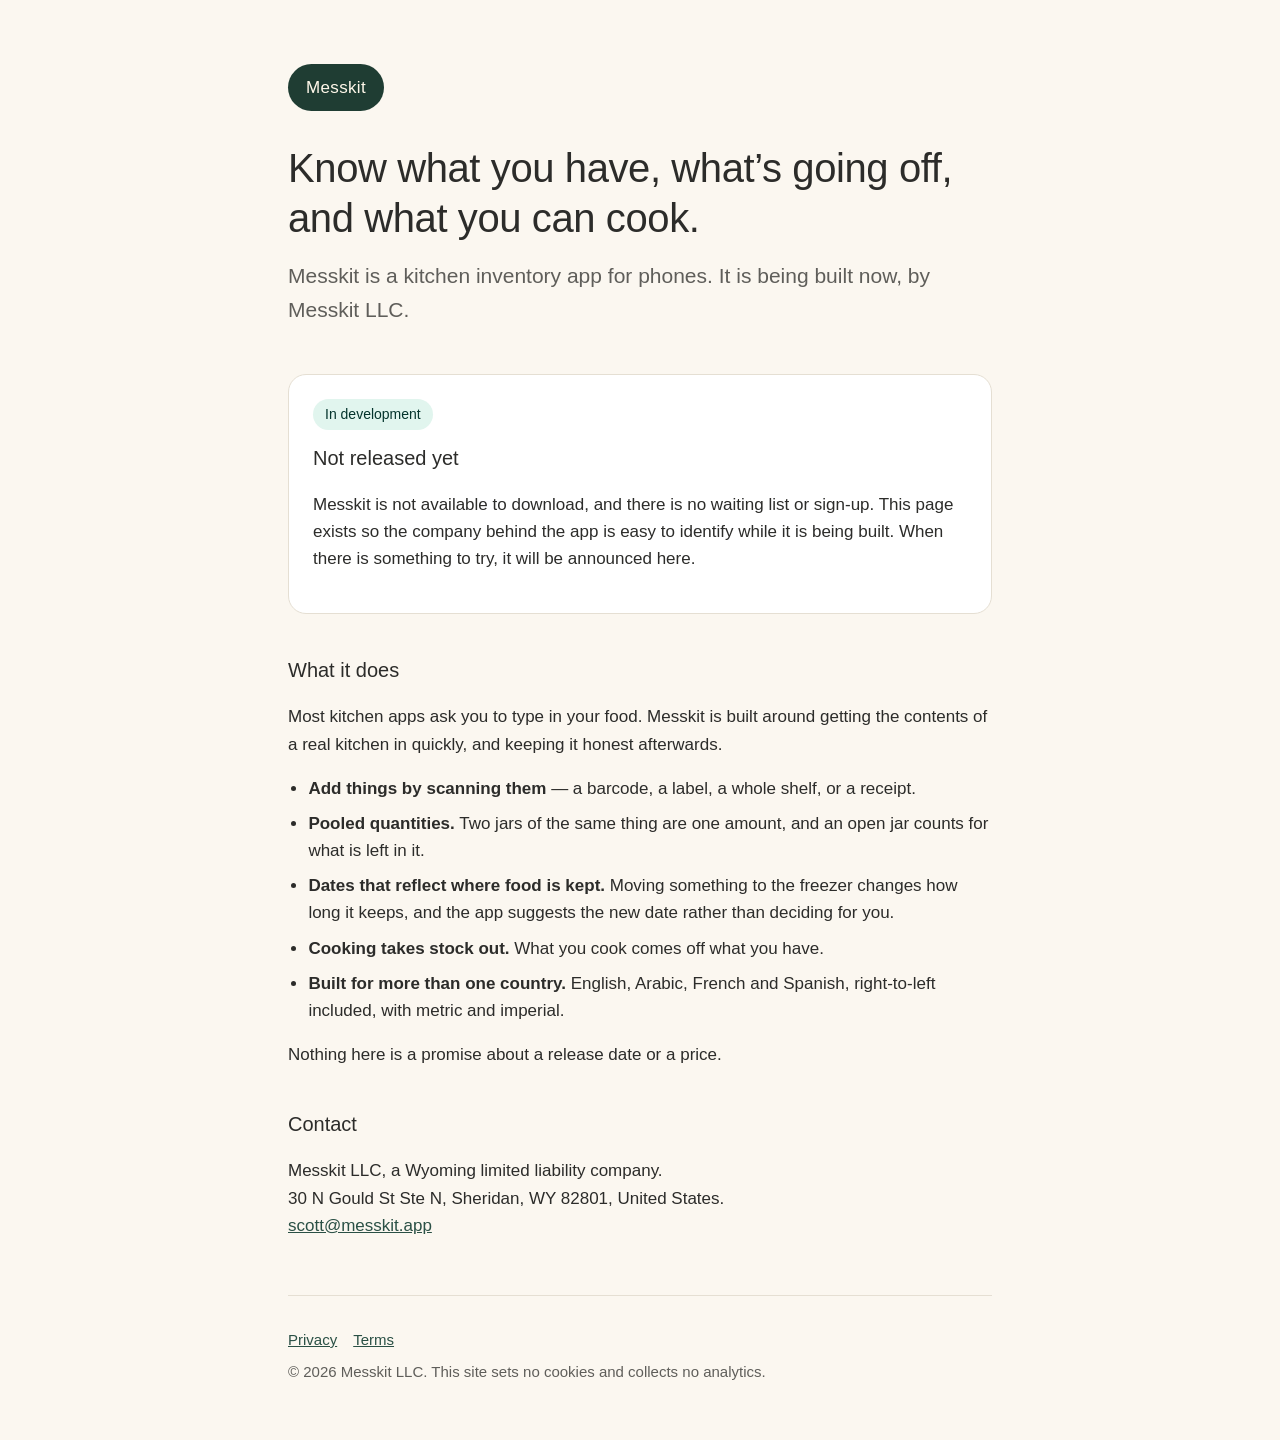
<file: index.html>
<!doctype html>
<html lang="en">
<head>
<meta charset="utf-8">
<meta name="viewport" content="width=device-width, initial-scale=1">
<title>Messkit — a kitchen inventory app</title>
<meta name="description" content="Messkit is a kitchen inventory app in development: it keeps track of what you have, what is going off, and what you can cook with it.">
<link rel="stylesheet" href="style.css">
</head>
<body>
<div class="wrap">

<header>
  <span class="mark">Messkit</span>
  <h1>Know what you have, what&rsquo;s going off, and what you can cook.</h1>
  <p class="lede">Messkit is a kitchen inventory app for phones. It is being built now, by Messkit LLC.</p>
</header>

<main>
  <div class="card">
    <span class="status">In development</span>
    <h2>Not released yet</h2>
    <p>Messkit is not available to download, and there is no waiting list or sign-up. This page exists so the company behind the app is easy to identify while it is being built. When there is something to try, it will be announced here.</p>
  </div>

  <h2>What it does</h2>
  <p>Most kitchen apps ask you to type in your food. Messkit is built around getting the contents of a real kitchen in quickly, and keeping it honest afterwards.</p>
  <ul>
    <li><strong>Add things by scanning them</strong> — a barcode, a label, a whole shelf, or a receipt.</li>
    <li><strong>Pooled quantities.</strong> Two jars of the same thing are one amount, and an open jar counts for what is left in it.</li>
    <li><strong>Dates that reflect where food is kept.</strong> Moving something to the freezer changes how long it keeps, and the app suggests the new date rather than deciding for you.</li>
    <li><strong>Cooking takes stock out.</strong> What you cook comes off what you have.</li>
    <li><strong>Built for more than one country.</strong> English, Arabic, French and Spanish, right-to-left included, with metric and imperial.</li>
  </ul>
  <p>Nothing here is a promise about a release date or a price.</p>

  <h2>Contact</h2>
  <p>Messkit LLC, a Wyoming limited liability company.<br>
  30 N Gould St Ste N, Sheridan, WY 82801, United States.<br>
  <a href="mailto:scott@messkit.app">scott@messkit.app</a></p>
</main>

<footer>
  <p><a href="/privacy.html">Privacy</a><a href="/terms.html">Terms</a></p>
  <p>&copy; 2026 Messkit LLC. This site sets no cookies and collects no analytics.</p>
</footer>

</div>
</body>
</html>
</file>
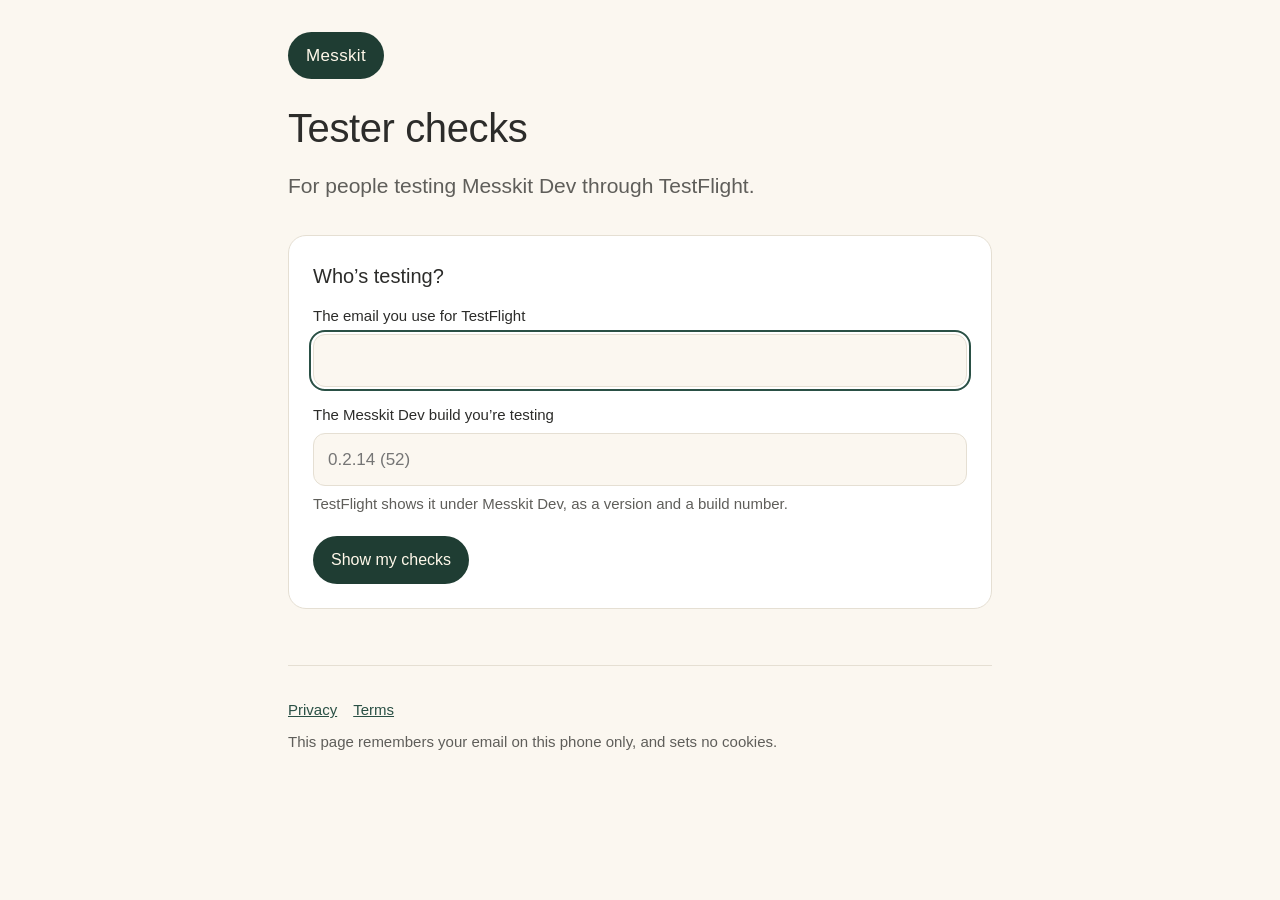
<file: testing/index.html>
<!doctype html>
<html lang="en">
<head>
<meta charset="utf-8">
<meta name="viewport" content="width=device-width, initial-scale=1, viewport-fit=cover">
<meta http-equiv="Content-Security-Policy" content="default-src 'none'; script-src 'self'; style-src 'self'; img-src 'self' blob: data:; connect-src https://jqggxppcqmnkgclawvqe.supabase.co; base-uri 'none'; form-action 'none'; object-src 'none'">
<meta name="referrer" content="no-referrer">
<meta name="robots" content="noindex, nofollow">
<title>Tester checks — Messkit</title>
<meta name="description" content="The checklist for people testing Messkit Dev through TestFlight.">
<link rel="stylesheet" href="/style.css">
<link rel="stylesheet" href="/testing/testing.css">
<script src="/testing/testing.js" defer></script>
</head>
<body>
<div class="wrap testing">

<header>
  <a class="mark" href="/">Messkit</a>
  <h1 id="title">Tester checks</h1>
  <p class="lede" id="lede">For people testing Messkit Dev through TestFlight.</p>
  <p class="who" id="who" hidden>
    <span id="who-text"></span>
    <button type="button" class="link" id="not-you">Not you?</button>
    <button type="button" class="link" id="change-build">Another build?</button>
  </p>
</header>

<main>
  <noscript>
    <div class="card"><p>This page needs JavaScript to load your checks.</p></div>
  </noscript>

  <div class="banner" id="offline" role="status" hidden>You&rsquo;re offline. Answers can&rsquo;t be saved until you&rsquo;re back online.</div>

  <!-- First visit: who is testing, on which build. -->
  <form class="card" id="signin" hidden novalidate>
    <h2>Who&rsquo;s testing?</h2>
    <label for="email">The email you use for TestFlight</label>
    <input type="email" id="email" autocomplete="email" inputmode="email" autocapitalize="off" spellcheck="false" required>
    <label for="build">The Messkit Dev build you&rsquo;re testing</label>
    <input type="text" id="build" autocapitalize="off" spellcheck="false" placeholder="0.2.14 (52)" required>
    <p class="hint">TestFlight shows it under Messkit Dev, as a version and a build number.</p>
    <p class="error" id="signin-error" role="alert" hidden></p>
    <button type="submit" class="primary" id="signin-go">Show my checks</button>
  </form>

  <div class="card" id="loading" hidden><p>Loading your checks&hellip;</p></div>

  <!-- Loading the list failed. -->
  <div class="card" id="load-error" hidden>
    <h2 id="load-error-title">Couldn&rsquo;t load your checks</h2>
    <p id="load-error-text"></p>
    <button type="button" class="primary" id="load-retry">Try again</button>
  </div>

  <div class="card done" id="done" hidden>
    <h2>All done for this build. Thank you.</h2>
    <p>New checks come with new builds. When TestFlight sends you one, open this page again.</p>
  </div>

  <ol class="checks" id="checks"></ol>
</main>

<template id="check-template">
  <li class="card check">
    <p class="area"></p>
    <h3 class="label">What to do</h3>
    <p class="steps"></p>
    <h3 class="label">What you should see</h3>
    <p class="expected"></p>

    <div class="extras">
      <label class="label note-label">Note <span class="optional">(optional)</span></label>
      <textarea class="note" rows="2" maxlength="2000" placeholder="What happened, if it wasn&rsquo;t what you expected"></textarea>
      <div class="shot">
        <input type="file" class="shot-input" accept="image/*" hidden>
        <button type="button" class="secondary shot-add">Add screenshot</button>
        <figure class="shot-preview" hidden>
          <img alt="Your screenshot">
          <figcaption><span class="shot-status"></span> <button type="button" class="link shot-remove">Remove</button></figcaption>
        </figure>
      </div>
    </div>

    <div class="answers" role="group" aria-label="Result">
      <button type="button" class="answer" data-status="pass">Pass</button>
      <button type="button" class="answer" data-status="fail">Fail</button>
      <button type="button" class="answer" data-status="skip">Couldn&rsquo;t try</button>
    </div>
    <p class="saved" role="status" hidden></p>
    <div class="error card-error" role="alert" hidden>
      <span class="card-error-text"></span>
      <button type="button" class="secondary card-retry">Try again</button>
    </div>
  </li>
</template>

<footer>
  <p><a href="/privacy.html">Privacy</a><a href="/terms.html">Terms</a></p>
  <p>This page remembers your email on this phone only, and sets no cookies.</p>
</footer>

</div>
</body>
</html>
</file>
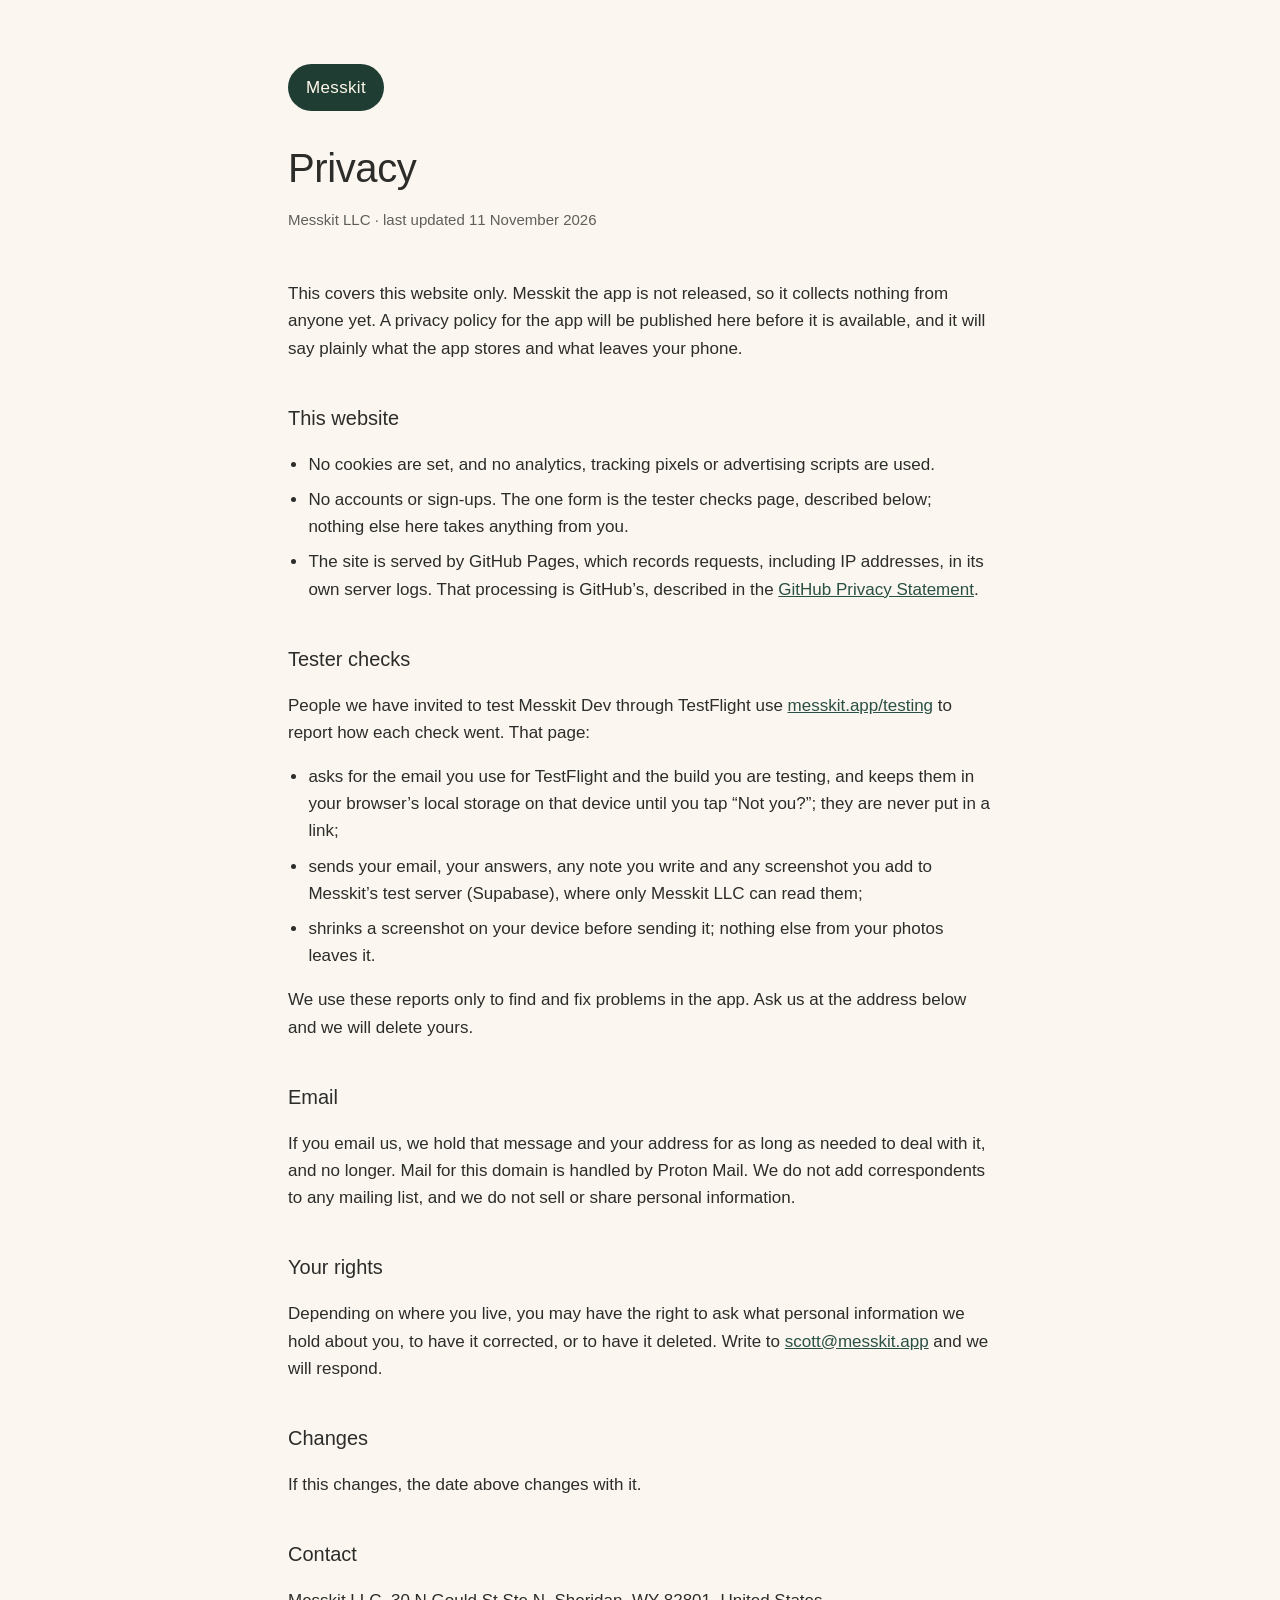
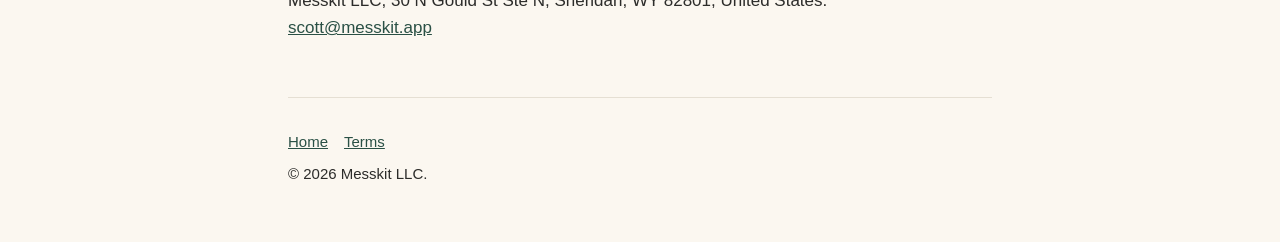
<file: privacy.html>
<!doctype html>
<html lang="en">
<head>
<meta charset="utf-8">
<meta name="viewport" content="width=device-width, initial-scale=1">
<title>Privacy — Messkit</title>
<meta name="description" content="How Messkit LLC handles personal information on messkit.app.">
<link rel="stylesheet" href="style.css">
</head>
<body>
<div class="wrap doc">

<header>
  <a class="mark" href="/">Messkit</a>
  <h1>Privacy</h1>
  <p class="meta">Messkit LLC &middot; last updated 11 November 2026</p>
</header>

<main>
  <p>This covers this website only. Messkit the app is not released, so it collects nothing from anyone yet. A privacy policy for the app will be published here before it is available, and it will say plainly what the app stores and what leaves your phone.</p>

  <h2>This website</h2>
  <ul>
    <li>No cookies are set, and no analytics, tracking pixels or advertising scripts are used.</li>
    <li>No accounts or sign-ups. The one form is the tester checks page, described below; nothing else here takes anything from you.</li>
    <li>The site is served by GitHub Pages, which records requests, including IP addresses, in its own server logs. That processing is GitHub&rsquo;s, described in the <a href="https://docs.github.com/site-policy/privacy-policies/github-general-privacy-statement">GitHub Privacy Statement</a>.</li>
  </ul>

  <h2>Tester checks</h2>
  <p>People we have invited to test Messkit Dev through TestFlight use <a href="/testing/">messkit.app/testing</a> to report how each check went. That page:</p>
  <ul>
    <li>asks for the email you use for TestFlight and the build you are testing, and keeps them in your browser&rsquo;s local storage on that device until you tap &ldquo;Not you?&rdquo;; they are never put in a link;</li>
    <li>sends your email, your answers, any note you write and any screenshot you add to Messkit&rsquo;s test server (Supabase), where only Messkit LLC can read them;</li>
    <li>shrinks a screenshot on your device before sending it; nothing else from your photos leaves it.</li>
  </ul>
  <p>We use these reports only to find and fix problems in the app. Ask us at the address below and we will delete yours.</p>

  <h2>Email</h2>
  <p>If you email us, we hold that message and your address for as long as needed to deal with it, and no longer. Mail for this domain is handled by Proton Mail. We do not add correspondents to any mailing list, and we do not sell or share personal information.</p>

  <h2>Your rights</h2>
  <p>Depending on where you live, you may have the right to ask what personal information we hold about you, to have it corrected, or to have it deleted. Write to <a href="mailto:scott@messkit.app">scott@messkit.app</a> and we will respond.</p>

  <h2>Changes</h2>
  <p>If this changes, the date above changes with it.</p>

  <h2>Contact</h2>
  <p>Messkit LLC, 30 N Gould St Ste N, Sheridan, WY 82801, United States.<br>
  <a href="mailto:scott@messkit.app">scott@messkit.app</a></p>
</main>

<footer>
  <p><a href="/">Home</a><a href="/terms.html">Terms</a></p>
  <p>&copy; 2026 Messkit LLC.</p>
</footer>

</div>
</body>
</html>
</file>
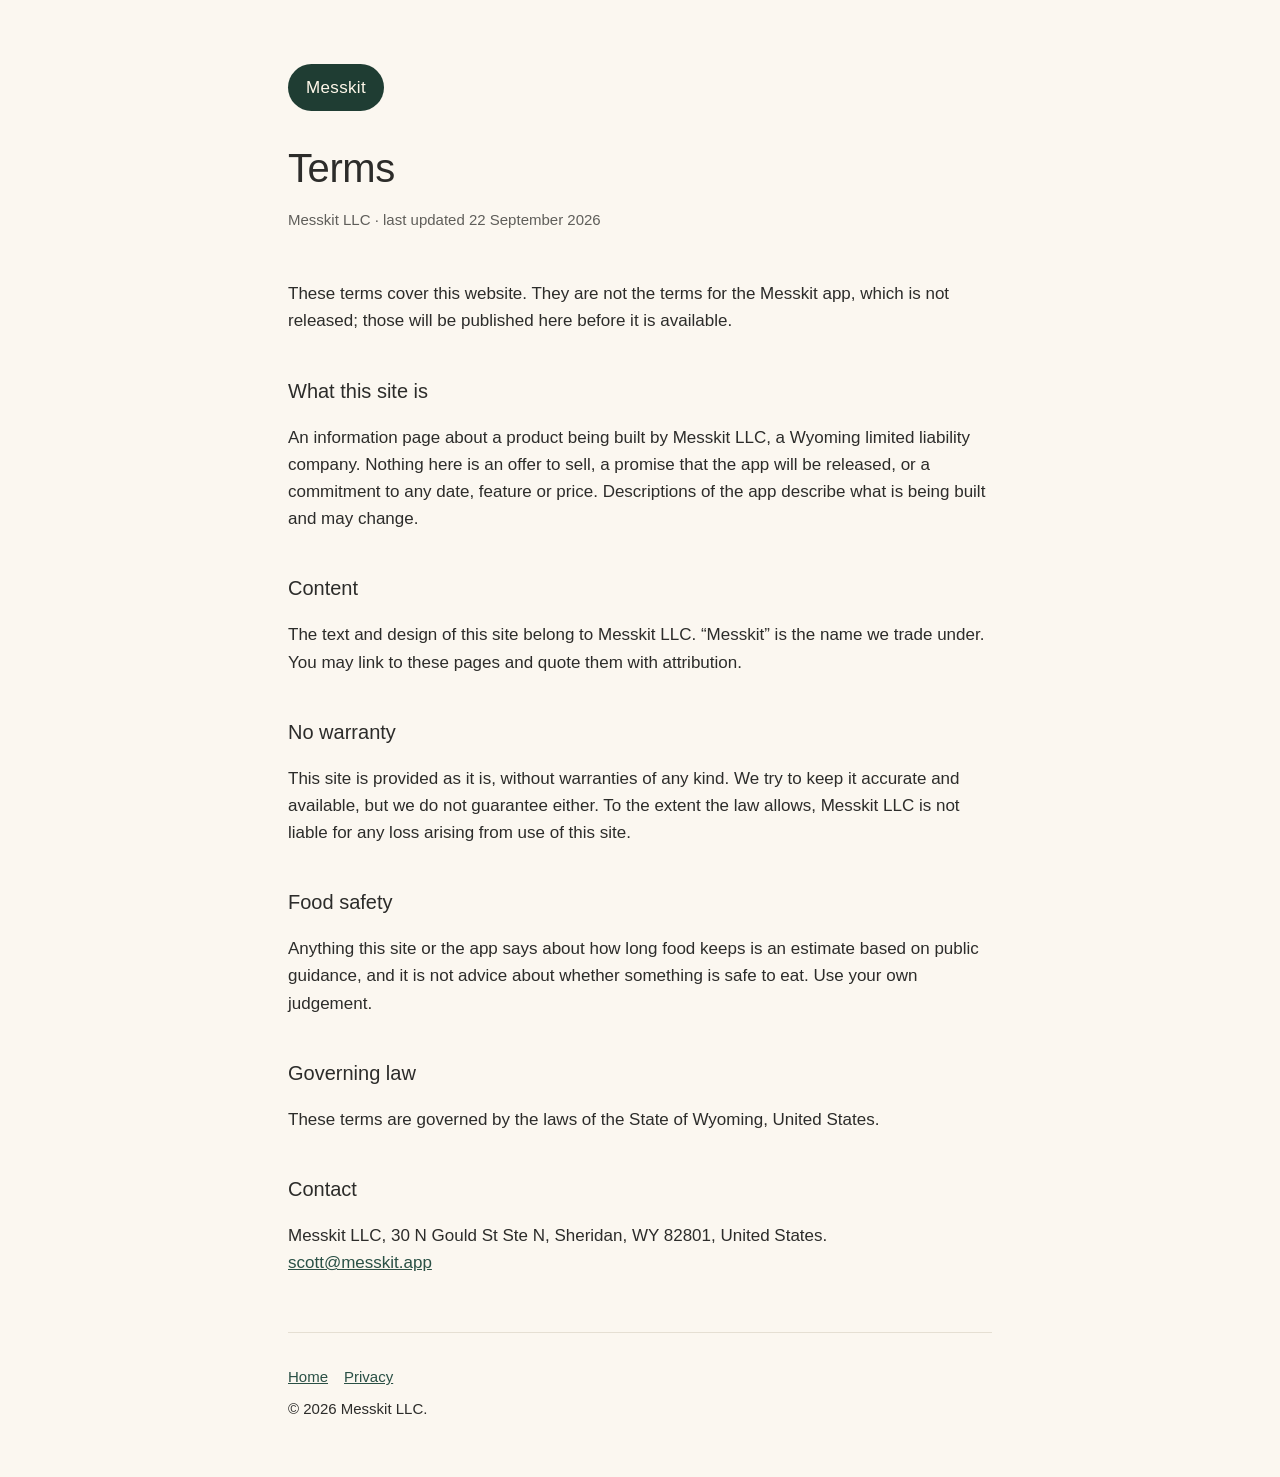
<file: terms.html>
<!doctype html>
<html lang="en">
<head>
<meta charset="utf-8">
<meta name="viewport" content="width=device-width, initial-scale=1">
<title>Terms — Messkit</title>
<meta name="description" content="Terms for the messkit.app website, operated by Messkit LLC.">
<link rel="stylesheet" href="style.css">
</head>
<body>
<div class="wrap doc">

<header>
  <a class="mark" href="/">Messkit</a>
  <h1>Terms</h1>
  <p class="meta">Messkit LLC &middot; last updated 22 September 2026</p>
</header>

<main>
  <p>These terms cover this website. They are not the terms for the Messkit app, which is not released; those will be published here before it is available.</p>

  <h2>What this site is</h2>
  <p>An information page about a product being built by Messkit LLC, a Wyoming limited liability company. Nothing here is an offer to sell, a promise that the app will be released, or a commitment to any date, feature or price. Descriptions of the app describe what is being built and may change.</p>

  <h2>Content</h2>
  <p>The text and design of this site belong to Messkit LLC. &ldquo;Messkit&rdquo; is the name we trade under. You may link to these pages and quote them with attribution.</p>

  <h2>No warranty</h2>
  <p>This site is provided as it is, without warranties of any kind. We try to keep it accurate and available, but we do not guarantee either. To the extent the law allows, Messkit LLC is not liable for any loss arising from use of this site.</p>

  <h2>Food safety</h2>
  <p>Anything this site or the app says about how long food keeps is an estimate based on public guidance, and it is not advice about whether something is safe to eat. Use your own judgement.</p>

  <h2>Governing law</h2>
  <p>These terms are governed by the laws of the State of Wyoming, United States.</p>

  <h2>Contact</h2>
  <p>Messkit LLC, 30 N Gould St Ste N, Sheridan, WY 82801, United States.<br>
  <a href="mailto:scott@messkit.app">scott@messkit.app</a></p>
</main>

<footer>
  <p><a href="/">Home</a><a href="/privacy.html">Privacy</a></p>
  <p>&copy; 2026 Messkit LLC.</p>
</footer>

</div>
</body>
</html>
</file>
<file: style.css>
/* Messkit — design tokens from docs/design/tokens.md in the app repo. */
:root {
  --cream: #fbf7f0;
  --tile: #ffffff;
  --text: #2c2c2a;
  --secondary: #5f5e5a;
  --border: #e5dfd3;
  --green: #1f3d33;
  --green-tint: #2a5045;
  --on-green: #fff8ea;
  --mint: #9fe1cb;
}

* { box-sizing: border-box; }

body {
  margin: 0;
  padding: 0 16px;
  background: var(--cream);
  color: var(--text);
  font: 17px/1.6 -apple-system, BlinkMacSystemFont, "Segoe UI", Roboto, "Helvetica Neue", Arial, sans-serif;
  -webkit-text-size-adjust: 100%;
}

.wrap {
  max-width: 44rem;
  margin: 0 auto;
  padding: 64px 0 48px;
}

header { margin-bottom: 48px; }

.mark {
  display: inline-block;
  padding: 10px 18px;
  border-radius: 999px;
  background: var(--green);
  color: var(--on-green);
  font-weight: 500;
  letter-spacing: 0.02em;
  text-decoration: none;
}

h1 {
  margin: 32px 0 0;
  font-size: clamp(28px, 6vw, 40px);
  font-weight: 500;
  line-height: 1.25;
  letter-spacing: -0.01em;
}

h2 {
  margin: 40px 0 12px;
  font-size: 20px;
  font-weight: 500;
}

.lede {
  margin: 16px 0 0;
  font-size: clamp(18px, 3.4vw, 21px);
  color: var(--secondary);
}

.card {
  margin: 32px 0;
  padding: 24px;
  border: 1px solid var(--border);
  border-radius: 18px;
  background: var(--tile);
}

.card h2 { margin-top: 0; }

ul { padding-left: 1.2em; }
li { margin: 8px 0; }

.status {
  display: inline-block;
  margin-bottom: 12px;
  padding: 4px 12px;
  border-radius: 999px;
  background: #e1f5ee;
  color: #04342c;
  font-size: 14px;
  font-weight: 500;
}

a { color: var(--green-tint); }
a:hover { color: var(--green); }

footer {
  margin-top: 56px;
  padding-top: 24px;
  border-top: 1px solid var(--border);
  color: var(--secondary);
  font-size: 15px;
}

footer p { margin: 8px 0; }
footer a { margin-right: 16px; }

.doc p, .doc li { color: var(--text); }
.doc .meta { color: var(--secondary); font-size: 15px; }

@media (prefers-color-scheme: dark) {
  :root {
    --cream: #17181a;
    --tile: #1f2123;
    --text: #f2ede4;
    --secondary: #b4b0a8;
    --border: #33363a;
    --green-tint: #9fe1cb;
  }
  .mark { background: var(--mint); color: #04342c; }
  .status { background: #04342c; color: #9fe1cb; }
}
</file>
<file: testing/testing.css>
/* The tester checklist page (messkit-app/messkit#535). Builds on /style.css:
   same tokens, same cards; this adds the form controls and the check cards. */

.wrap.testing { padding-top: 32px; }
.who .link { margin-right: 12px; }
#who-text { margin-right: 12px; }
.testing header { margin-bottom: 24px; }
.testing h1 { margin-top: 24px; }

[hidden] { display: none !important; }

.who {
  margin: 12px 0 0;
  color: var(--secondary);
  font-size: 15px;
}

.banner {
  position: sticky;
  top: 0;
  z-index: 2;
  margin: 0 -16px 16px;
  padding: 12px 16px;
  background: var(--green);
  color: var(--on-green);
  font-size: 15px;
}

label, .label {
  display: block;
  margin: 16px 0 6px;
  font-size: 15px;
  font-weight: 500;
}

.card h2 + label { margin-top: 0; }

h3.label {
  margin: 16px 0 4px;
  color: var(--secondary);
}

.optional { font-weight: 400; color: var(--secondary); }

input[type="email"], input[type="text"], textarea {
  display: block;
  width: 100%;
  padding: 12px 14px;
  border: 1px solid var(--border);
  border-radius: 12px;
  background: var(--cream);
  color: var(--text);
  /* 16px or more keeps iOS Safari from zooming into the field. */
  font: inherit;
  font-size: 17px;
}

textarea { resize: vertical; min-height: 3.2em; }

input:focus, textarea:focus, button:focus-visible {
  outline: 2px solid var(--green-tint);
  outline-offset: 2px;
}

.hint { margin: 6px 0 0; color: var(--secondary); font-size: 15px; }

button {
  font: inherit;
  cursor: pointer;
  -webkit-tap-highlight-color: transparent;
}

button:disabled { cursor: default; opacity: 0.5; }

.primary, .secondary, .answer {
  min-height: 48px;
  padding: 10px 18px;
  border-radius: 999px;
  font-size: 16px;
  font-weight: 500;
}

.primary {
  margin-top: 20px;
  border: 0;
  background: var(--green);
  color: var(--on-green);
}

.secondary {
  border: 1px solid var(--border);
  background: var(--tile);
  color: var(--text);
}

.link {
  padding: 0;
  border: 0;
  background: none;
  color: var(--green-tint);
  font-size: inherit;
  text-decoration: underline;
}

.error {
  margin: 12px 0 0;
  color: #a32d2d;
  font-size: 15px;
}

.card-error { display: flex; flex-wrap: wrap; gap: 8px 12px; align-items: center; }
.card-error .secondary { min-height: 40px; padding: 6px 14px; font-size: 15px; }

.checks { margin: 0; padding: 0; list-style: none; }

.check { margin: 16px 0; padding: 20px; }
.check p { margin: 0; }

.area {
  display: inline-block;
  padding: 2px 10px;
  border-radius: 999px;
  background: #e1f5ee;
  color: #04342c;
  font-size: 13px;
  font-weight: 500;
  text-transform: capitalize;
}

.steps, .expected { white-space: pre-line; overflow-wrap: anywhere; }

.extras { margin-top: 4px; }

.shot { margin-top: 12px; }
.shot-preview { margin: 0; }
.shot-preview img {
  display: block;
  max-width: 100%;
  max-height: 240px;
  border: 1px solid var(--border);
  border-radius: 12px;
}
.shot-preview figcaption { margin-top: 6px; color: var(--secondary); font-size: 15px; }

.answers {
  display: grid;
  grid-template-columns: 1fr 1fr 1.6fr;
  gap: 8px;
  margin-top: 20px;
}

.answer {
  padding: 10px 4px;
  font-size: 15px;
  white-space: nowrap;
  border: 1px solid var(--border);
  background: var(--tile);
  color: var(--text);
}

.answer.chosen { border-color: var(--green); background: var(--green); color: var(--on-green); }
.answer[data-status="fail"].chosen { border-color: #a32d2d; background: #a32d2d; color: #fff; }

.saved { margin-top: 12px; color: var(--secondary); font-size: 15px; }

.check.answered { border-color: var(--green-tint); }

.done h2 { margin: 0 0 8px; }

@media (prefers-color-scheme: dark) {
  .area { background: #04342c; color: #9fe1cb; }
  .banner { background: #04342c; color: #9fe1cb; }
  .primary { background: var(--mint); color: #04342c; }
  .answer.chosen { border-color: var(--mint); background: var(--mint); color: #04342c; }
  .answer[data-status="fail"].chosen { border-color: #f09595; background: #f09595; color: #2c0b0b; }
  .error { color: #f09595; }
}
</file>
